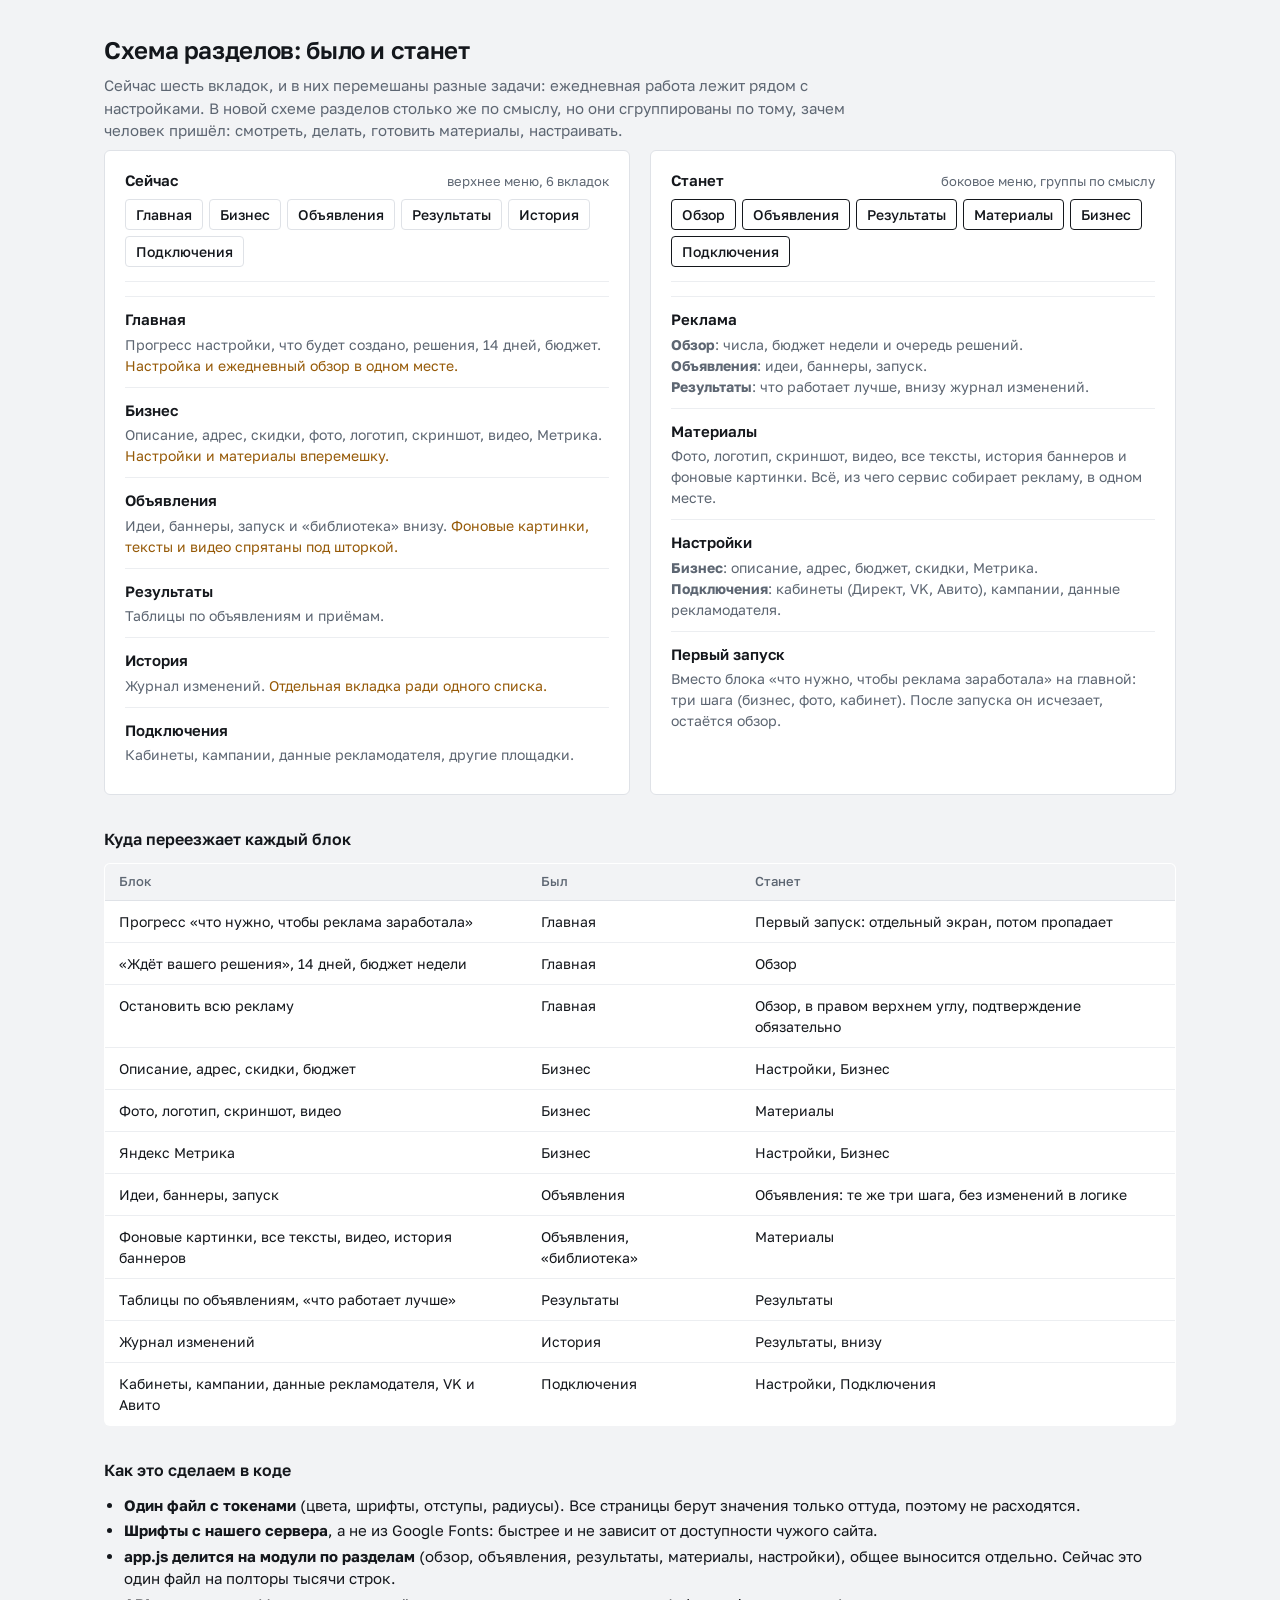
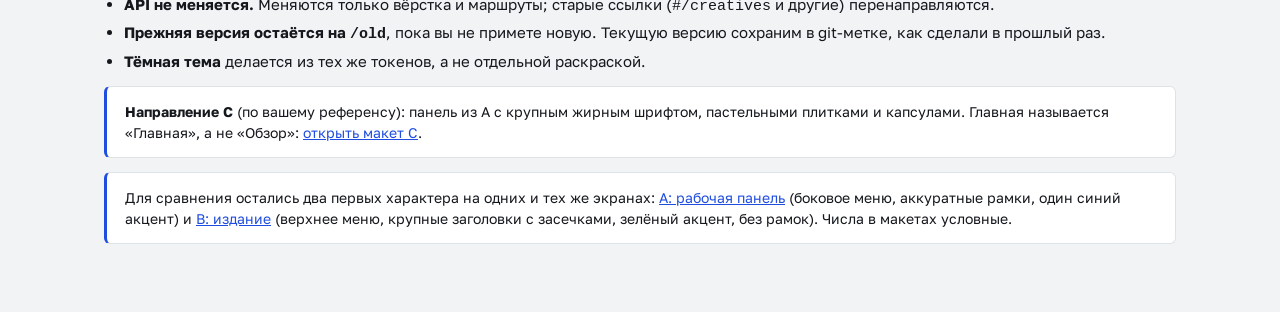
<file: docs/mockups/structure.html>
﻿<!doctype html>
<html lang="ru"><head><meta charset="utf-8"><meta name="viewport" content="width=device-width,initial-scale=1"><title>Схема разделов: было и станет</title>
<link rel="preconnect" href="https://fonts.googleapis.com"><link rel="preconnect" href="https://fonts.gstatic.com" crossorigin>
<link rel="stylesheet" href="https://fonts.googleapis.com/css2?family=Golos+Text:wght@400;500;600&display=swap">
<style>
:root{--bg:#f2f3f5;--surface:#fff;--ink:#14171c;--muted:#5d6672;--line:#dfe2e7;--line-2:#eceef1;--accent:#1f4de0;--accent-soft:#e9eefe;--warn:#965a08;--warn-soft:#fbf0dc;--r:6px}
*{box-sizing:border-box}body{margin:0;background:var(--bg);color:var(--ink);font:15px/1.5 "Golos Text",system-ui,sans-serif}
main{max-width:1120px;margin:0 auto;padding:32px 24px 72px}
h1{font-size:24px;font-weight:600;letter-spacing:-.015em;margin:0 0 6px}h2{font-size:16px;font-weight:600;margin:32px 0 12px}h3{font-size:15px;font-weight:600;margin:0 0 8px}
.lead{color:var(--muted);margin:0 0 8px;max-width:760px}
.cols{display:grid;grid-template-columns:1fr 1fr;gap:20px}
.col{background:var(--surface);border:1px solid var(--line);border-radius:var(--r);padding:18px 20px}
.col>h3{display:flex;justify-content:space-between;align-items:baseline}.col>h3 span{font-weight:400;font-size:13px;color:var(--muted)}
.nav{display:flex;gap:6px;flex-wrap:wrap;margin:0 0 14px;padding:0 0 14px;border-bottom:1px solid var(--line-2)}
.nav b{font-weight:500;padding:4px 10px;border:1px solid var(--line);border-radius:4px;font-size:14px}.new .nav b{border-color:var(--ink)}
.page{padding:11px 0;border-top:1px solid var(--line-2)}.page:first-of-type{border-top:0;padding-top:0}
.page h4{margin:0 0 3px;font-size:15px;font-weight:600}.page p{margin:0;color:var(--muted);font-size:14px}
.page .bad{color:var(--warn)}
.arrow{color:var(--accent);font-weight:500}
table{width:100%;border-collapse:collapse;background:var(--surface);border:1px solid var(--line);border-radius:var(--r);overflow:hidden}
th{text-align:left;font-weight:500;color:var(--muted);font-size:13px;padding:8px 14px;background:var(--bg);border-bottom:1px solid var(--line)}
td{padding:10px 14px;border-bottom:1px solid var(--line-2);vertical-align:top;font-size:14px}tr:last-child td{border-bottom:0}
ul{margin:6px 0 0;padding-left:20px;color:var(--ink)}li{margin:3px 0}
.note{background:var(--surface);border:1px solid var(--line);border-left:3px solid var(--accent);border-radius:var(--r);padding:14px 18px;margin-top:14px;font-size:14px}
a{color:var(--accent)}
@media(max-width:820px){.cols{grid-template-columns:1fr}table{display:block;overflow-x:auto}}
</style></head><body><main>
<h1>Схема разделов: было и станет</h1>
<p class="lead">Сейчас шесть вкладок, и в них перемешаны разные задачи: ежедневная работа лежит рядом с настройками. В новой схеме разделов столько же по смыслу, но они сгруппированы по тому, зачем человек пришёл: смотреть, делать, готовить материалы, настраивать.</p>

<div class="cols">
  <div class="col"><h3>Сейчас <span>верхнее меню, 6 вкладок</span></h3>
    <div class="nav"><b>Главная</b><b>Бизнес</b><b>Объявления</b><b>Результаты</b><b>История</b><b>Подключения</b></div>
    <div class="page"><h4>Главная</h4><p>Прогресс настройки, что будет создано, решения, 14 дней, бюджет. <span class="bad">Настройка и ежедневный обзор в одном месте.</span></p></div>
    <div class="page"><h4>Бизнес</h4><p>Описание, адрес, скидки, фото, логотип, скриншот, видео, Метрика. <span class="bad">Настройки и материалы вперемешку.</span></p></div>
    <div class="page"><h4>Объявления</h4><p>Идеи, баннеры, запуск и «библиотека» внизу. <span class="bad">Фоновые картинки, тексты и видео спрятаны под шторкой.</span></p></div>
    <div class="page"><h4>Результаты</h4><p>Таблицы по объявлениям и приёмам.</p></div>
    <div class="page"><h4>История</h4><p>Журнал изменений. <span class="bad">Отдельная вкладка ради одного списка.</span></p></div>
    <div class="page"><h4>Подключения</h4><p>Кабинеты, кампании, данные рекламодателя, другие площадки.</p></div>
  </div>
  <div class="col new"><h3>Станет <span>боковое меню, группы по смыслу</span></h3>
    <div class="nav"><b>Обзор</b><b>Объявления</b><b>Результаты</b><b>Материалы</b><b>Бизнес</b><b>Подключения</b></div>
    <div class="page"><h4>Реклама</h4><p><b>Обзор</b>: числа, бюджет недели и очередь решений.<br><b>Объявления</b>: идеи, баннеры, запуск.<br><b>Результаты</b>: что работает лучше, внизу журнал изменений.</p></div>
    <div class="page"><h4>Материалы</h4><p>Фото, логотип, скриншот, видео, все тексты, история баннеров и фоновые картинки. Всё, из чего сервис собирает рекламу, в одном месте.</p></div>
    <div class="page"><h4>Настройки</h4><p><b>Бизнес</b>: описание, адрес, бюджет, скидки, Метрика.<br><b>Подключения</b>: кабинеты (Директ, VK, Авито), кампании, данные рекламодателя.</p></div>
    <div class="page"><h4>Первый запуск</h4><p>Вместо блока «что нужно, чтобы реклама заработала» на главной: три шага (бизнес, фото, кабинет). После запуска он исчезает, остаётся обзор.</p></div>
  </div>
</div>

<h2>Куда переезжает каждый блок</h2>
<table><thead><tr><th>Блок</th><th>Был</th><th>Станет</th></tr></thead><tbody>
<tr><td>Прогресс «что нужно, чтобы реклама заработала»</td><td>Главная</td><td>Первый запуск: отдельный экран, потом пропадает</td></tr>
<tr><td>«Ждёт вашего решения», 14 дней, бюджет недели</td><td>Главная</td><td>Обзор</td></tr>
<tr><td>Остановить всю рекламу</td><td>Главная</td><td>Обзор, в правом верхнем углу, подтверждение обязательно</td></tr>
<tr><td>Описание, адрес, скидки, бюджет</td><td>Бизнес</td><td>Настройки, Бизнес</td></tr>
<tr><td>Фото, логотип, скриншот, видео</td><td>Бизнес</td><td>Материалы</td></tr>
<tr><td>Яндекс Метрика</td><td>Бизнес</td><td>Настройки, Бизнес</td></tr>
<tr><td>Идеи, баннеры, запуск</td><td>Объявления</td><td>Объявления: те же три шага, без изменений в логике</td></tr>
<tr><td>Фоновые картинки, все тексты, видео, история баннеров</td><td>Объявления, «библиотека»</td><td>Материалы</td></tr>
<tr><td>Таблицы по объявлениям, «что работает лучше»</td><td>Результаты</td><td>Результаты</td></tr>
<tr><td>Журнал изменений</td><td>История</td><td>Результаты, внизу</td></tr>
<tr><td>Кабинеты, кампании, данные рекламодателя, VK и Авито</td><td>Подключения</td><td>Настройки, Подключения</td></tr>
</tbody></table>

<h2>Как это сделаем в коде</h2>
<ul>
<li><b>Один файл с токенами</b> (цвета, шрифты, отступы, радиусы). Все страницы берут значения только оттуда, поэтому не расходятся.</li>
<li><b>Шрифты с нашего сервера</b>, а не из Google Fonts: быстрее и не зависит от доступности чужого сайта.</li>
<li><b>app.js делится на модули по разделам</b> (обзор, объявления, результаты, материалы, настройки), общее выносится отдельно. Сейчас это один файл на полторы тысячи строк.</li>
<li><b>API не меняется.</b> Меняются только вёрстка и маршруты; старые ссылки (<code>#/creatives</code> и другие) перенаправляются.</li>
<li><b>Прежняя версия остаётся на <code>/old</code></b>, пока вы не примете новую. Текущую версию сохраним в git-метке, как сделали в прошлый раз.</li>
<li><b>Тёмная тема</b> делается из тех же токенов, а не отдельной раскраской.</li>
</ul>
<div class="note"><b>Направление C</b> (по вашему референсу): панель из A с крупным жирным шрифтом, пастельными плитками и капсулами. Главная называется «Главная», а не «Обзор»: <a href="direction-c.html">открыть макет C</a>.</div>
<div class="note">Для сравнения остались два первых характера на одних и тех же экранах: <a href="direction-a.html">A: рабочая панель</a> (боковое меню, аккуратные рамки, один синий акцент) и <a href="direction-b.html">B: издание</a> (верхнее меню, крупные заголовки с засечками, зелёный акцент, без рамок). Числа в макетах условные.</div>
</main></body></html>
</file>
